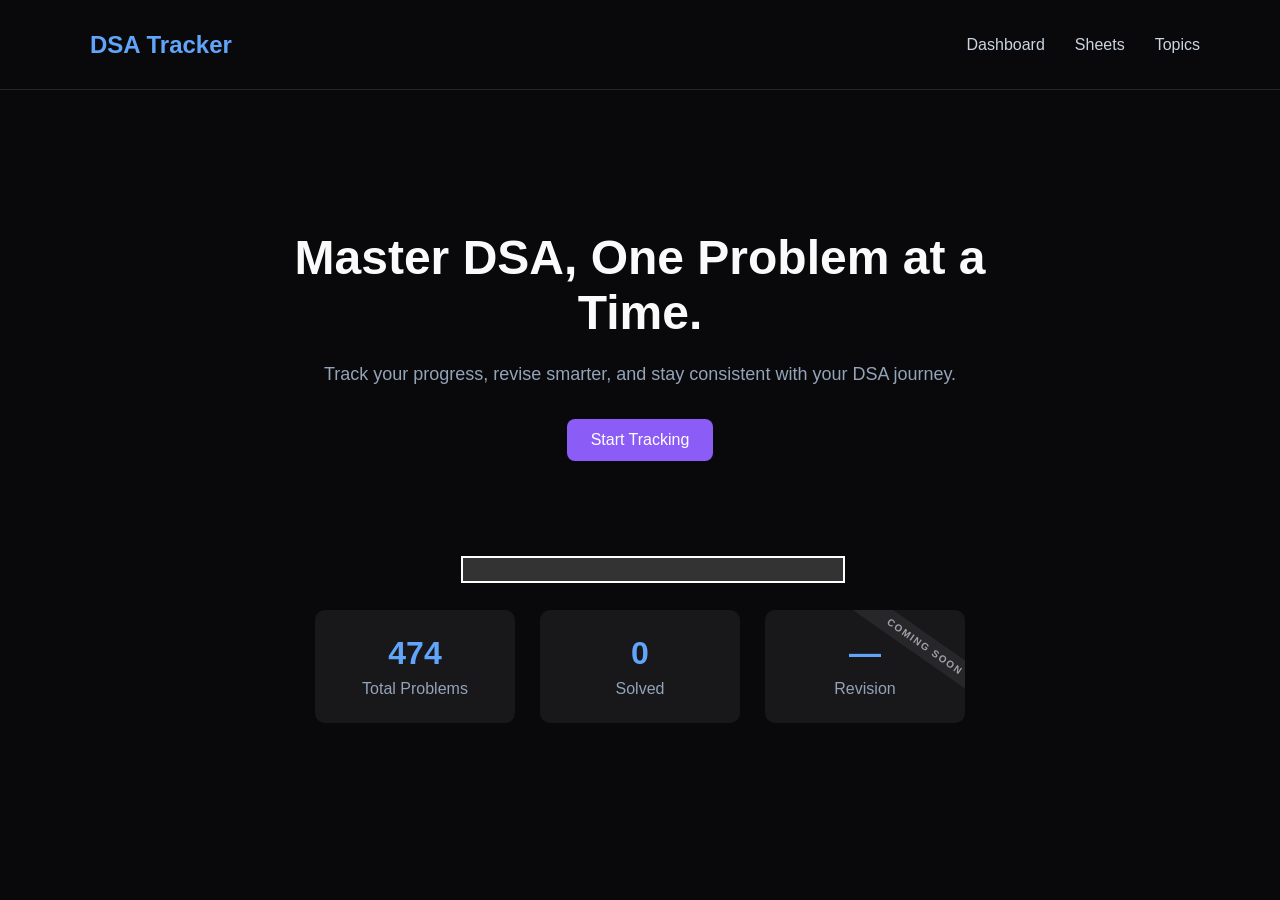
<file: index.html>
<!DOCTYPE html>
<html lang="en">

<head>
    <meta charset="UTF-8">
    <meta name="viewport" content="width=device-width, initial-scale=1.0">

    <title>DSA Tracker</title>

    <link rel="stylesheet" href="style.css">

</head>

<body>

    <nav>
        <h2>DSA Tracker</h2>

        <div class="nav-links">
            <a href="index.html">Dashboard</a>
            <a href="sheets.html">Sheets</a>
            <a href="topics.html">Topics</a>
        </div>
    </nav>


    <main>

        <section class="hero">

            <h1>Master DSA, One Problem at a Time.</h1>

            <p>
                Track your progress, revise smarter,
                and stay consistent with your DSA journey.
            </p>

            <button onclick="window.location.href='striver.html'">
    Start Tracking
</button>

        </section>


        <section class="stat">
            <div class="progress-bar">
                <div class="progress-fill" id="overall-progress-fill"></div>
            </div>
            <div class="stats">



                <div class="card">
                    <h2 id="total-problems">127</h2>
                    <p>Total Problems</p>
                </div>

                <div class="card">
                    <h2 id="solved-problems">42</h2>
                    <p>Solved</p>
                </div>

                <div class="card revision-card">
    <h2>—</h2>
    <p>Revision</p>

    <div class="revision-ribbon">
        COMING SOON
    </div>
</div>

            </div>

        </section>

    </main>
    <script src="script.js"></script>
</body>

</html>
</file>
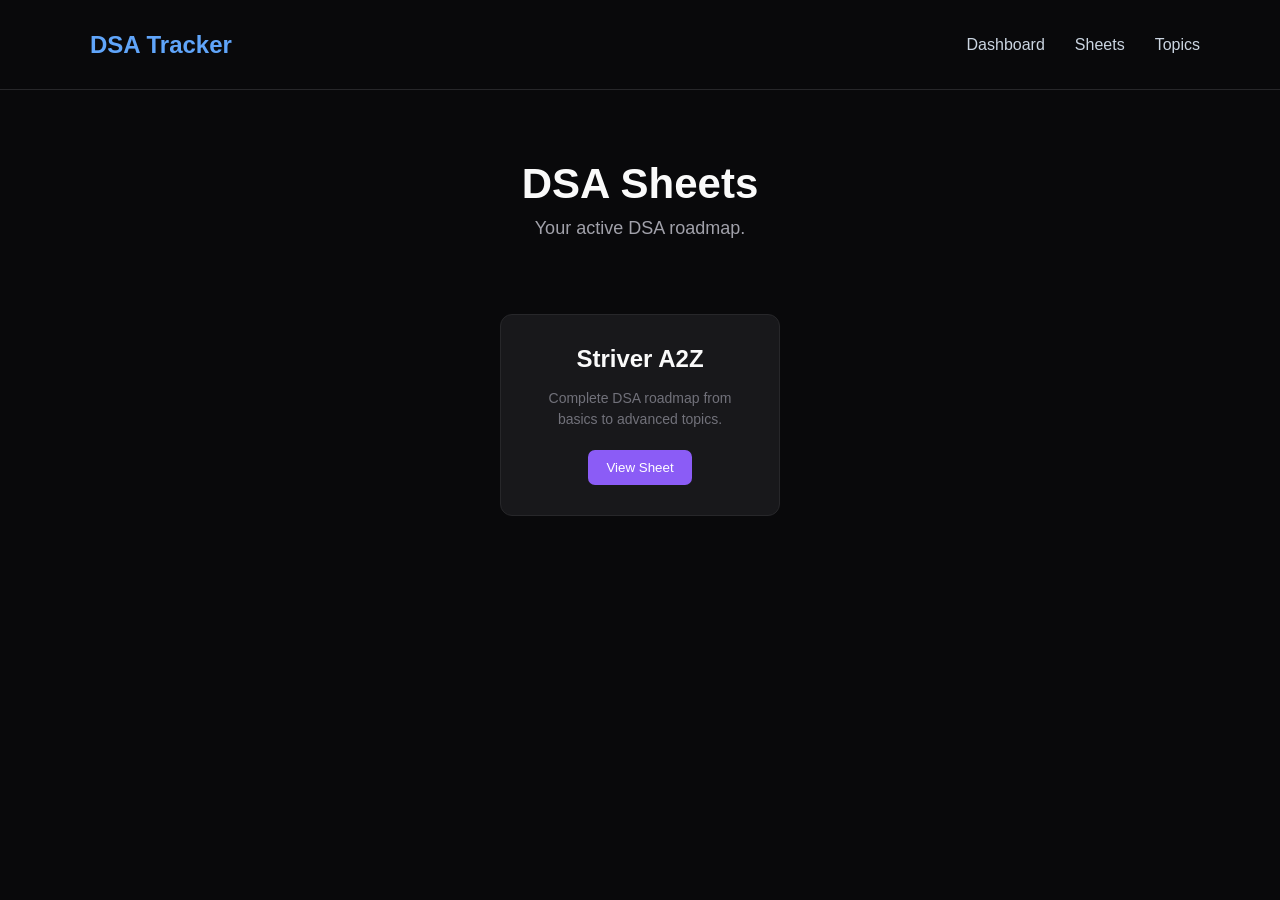
<file: sheets.html>
<!DOCTYPE html>
<html lang="en">

<head>
    <meta charset="UTF-8">
    <meta name="viewport" content="width=device-width, initial-scale=1.0">

    <title>DSA SHEETS | DSA Tracker</title>

    <link rel="stylesheet" href="style.css">
</head>

<body>

    <nav>
        <h2>DSA Tracker</h2>

        <div class="nav-links">
            <a href="index.html">Dashboard</a>
            <a href="sheets.html">Sheets</a>
            <a href="topics.html">Topics</a>
        </div>
    </nav>


    <main>

        <section class="sheets-heading">

            <h1>DSA Sheets</h1>

            <p>Your active DSA roadmap.</p>

            <section class="sheets">

                <div class="sheet-card" id="striver-card">

                    <h2>Striver A2Z</h2>

                    <p class="description">
                        Complete DSA roadmap from basics to advanced topics.
                    </p>

                    <button onclick="window.location.href='striver.html'">
                        View Sheet
                    </button>

                </div>

            </section>

        </section>

    </main>


    <script src="script.js"></script>

</body>

</html>
</file>
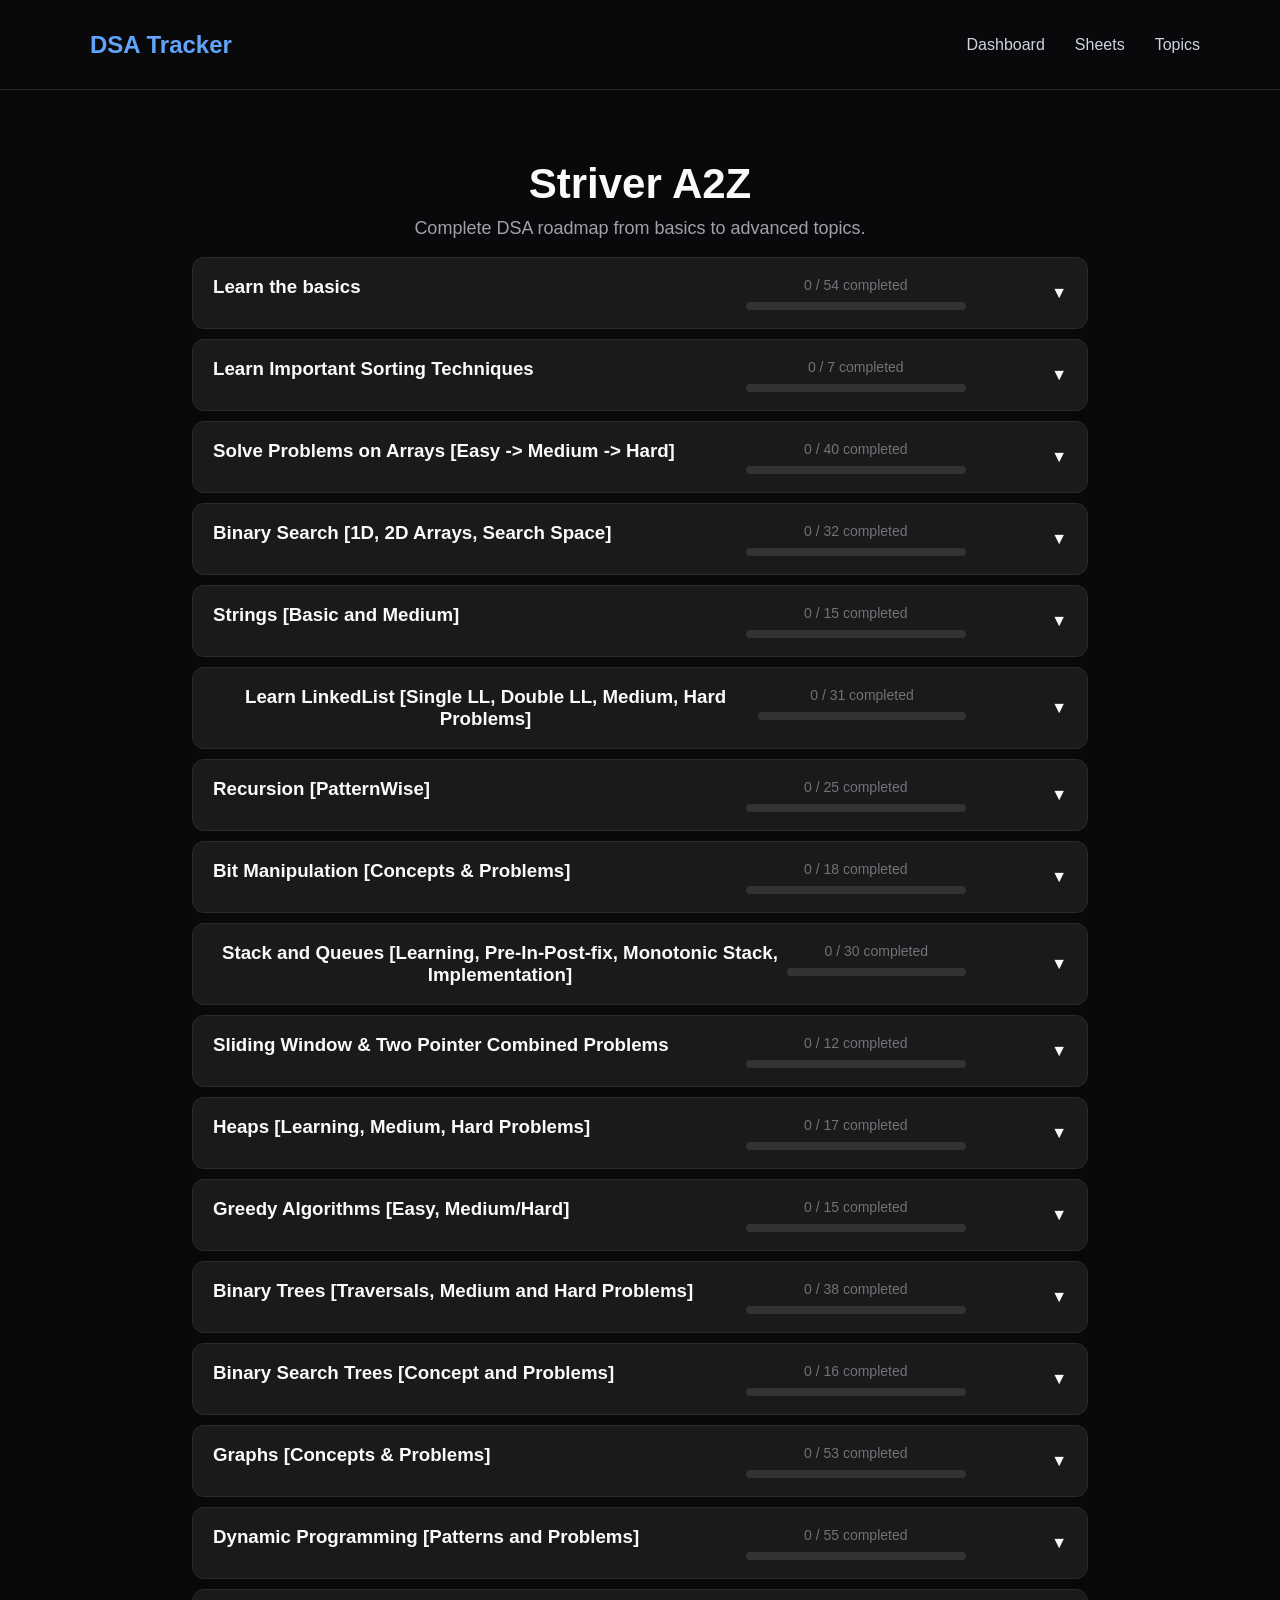
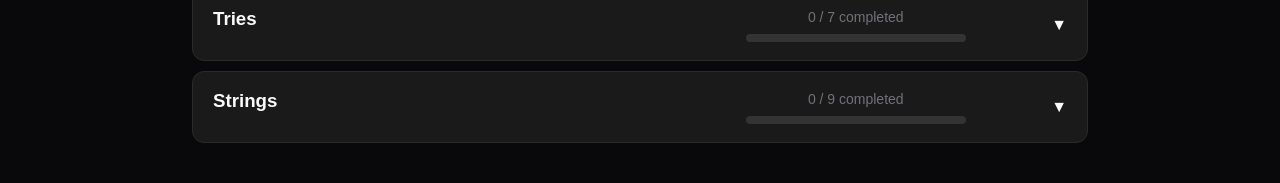
<file: striver.html>
<!DOCTYPE html>
<html lang="en">

<head>
    <meta charset="UTF-8">
    <meta name="viewport" content="width=device-width, initial-scale=1.0">

    <title>Striver A2Z | DSA Tracker</title>

    <link rel="stylesheet" href="style.css">
</head>

<body>

    <nav>
        <h2>DSA Tracker</h2>

        <div class="nav-links">
            <a href="index.html">Dashboard</a>
            <a href="sheets.html">Sheets</a>
            <a href="topics.html">Topics</a>
        </div>
    </nav>

    <main>

        <section class="sheets-heading">

            <h1>Striver A2Z</h1>

            <p>
                Complete DSA roadmap from basics to advanced topics.
            </p>

       <div class="topic-container">
    <section id="striver-topics"></section>
</div>
    </main>

    <script src="script.js"></script>

</body>

</html>
</file>
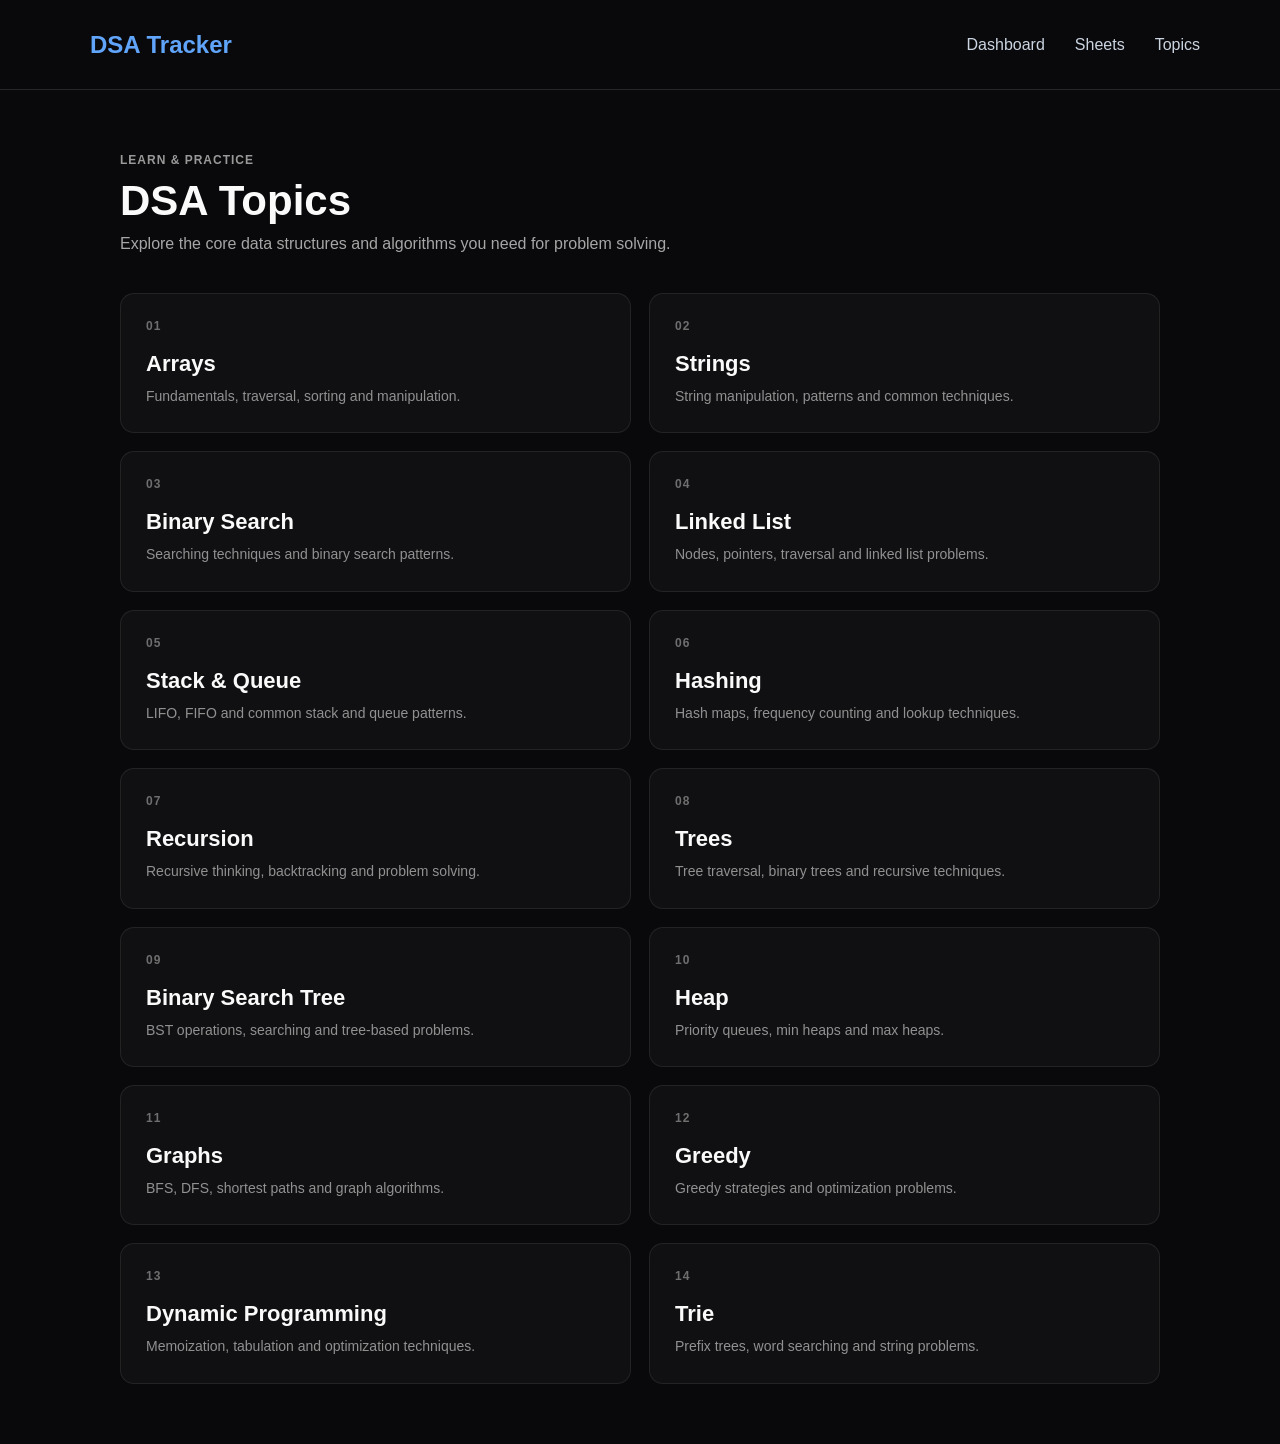
<file: topics.html>
<!DOCTYPE html>
<html lang="en">

<head>
    <meta charset="UTF-8">
    <meta name="viewport" content="width=device-width, initial-scale=1.0">

    <title>Topics - DSA Tracker</title>

    <link rel="stylesheet" href="style.css">
</head>

<body>

    <nav>

        <h2>DSA Tracker</h2>

        <div class="nav-links">
            <a href="index.html">Dashboard</a>
            <a href="sheets.html">Sheets</a>
            <a href="topics.html" class="active">Topics</a>
        </div>

    </nav>


    <main class="topics-layout">

        <div class="topics-heading">

            <span class="topics-label">LEARN & PRACTICE</span>

            <h1>DSA Topics</h1>

            <p>
                Explore the core data structures and algorithms
                you need for problem solving.
            </p>

        </div>


        <div class="topics-grid">

            <div class="topics-card">
                <span class="topics-number">01</span>
                <h2>Arrays</h2>
                <p>Fundamentals, traversal, sorting and manipulation.</p>
            </div>


            <div class="topics-card">
                <span class="topics-number">02</span>
                <h2>Strings</h2>
                <p>String manipulation, patterns and common techniques.</p>
            </div>


            <div class="topics-card">
                <span class="topics-number">03</span>
                <h2>Binary Search</h2>
                <p>Searching techniques and binary search patterns.</p>
            </div>


            <div class="topics-card">
                <span class="topics-number">04</span>
                <h2>Linked List</h2>
                <p>Nodes, pointers, traversal and linked list problems.</p>
            </div>


            <div class="topics-card">
                <span class="topics-number">05</span>
                <h2>Stack & Queue</h2>
                <p>LIFO, FIFO and common stack and queue patterns.</p>
            </div>


            <div class="topics-card">
                <span class="topics-number">06</span>
                <h2>Hashing</h2>
                <p>Hash maps, frequency counting and lookup techniques.</p>
            </div>


            <div class="topics-card">
                <span class="topics-number">07</span>
                <h2>Recursion</h2>
                <p>Recursive thinking, backtracking and problem solving.</p>
            </div>


            <div class="topics-card">
                <span class="topics-number">08</span>
                <h2>Trees</h2>
                <p>Tree traversal, binary trees and recursive techniques.</p>
            </div>


            <div class="topics-card">
                <span class="topics-number">09</span>
                <h2>Binary Search Tree</h2>
                <p>BST operations, searching and tree-based problems.</p>
            </div>


            <div class="topics-card">
                <span class="topics-number">10</span>
                <h2>Heap</h2>
                <p>Priority queues, min heaps and max heaps.</p>
            </div>


            <div class="topics-card">
                <span class="topics-number">11</span>
                <h2>Graphs</h2>
                <p>BFS, DFS, shortest paths and graph algorithms.</p>
            </div>


            <div class="topics-card">
                <span class="topics-number">12</span>
                <h2>Greedy</h2>
                <p>Greedy strategies and optimization problems.</p>
            </div>


            <div class="topics-card">
                <span class="topics-number">13</span>
                <h2>Dynamic Programming</h2>
                <p>Memoization, tabulation and optimization techniques.</p>
            </div>


            <div class="topics-card">
                <span class="topics-number">14</span>
                <h2>Trie</h2>
                <p>Prefix trees, word searching and string problems.</p>
            </div>

        </div>

    </main>


    <script src="script.js"></script>

</body>

</html>
</file>
<file: style.css>
/* RESET & GLOBAL STYLES */
* {
    margin: 0;
    padding: 0;
    box-sizing: border-box;
}

body {
    background-color: #09090b;
    color: #fafafa;
    font-family: Arial, sans-serif;
}

/* NAVIGATION */
nav {
    height: 10vh;
    padding: 0 60px;
    display: flex;
    align-items: center;
    justify-content: space-between;
    border-bottom: 1px solid #27272a;
}

nav h2 {
    color: #60a5fa;
    padding-left: 30px;
}

.nav-links {
    display: flex;
    gap: 30px;
    padding-right: 20px;
}

.nav-links a {
    color: #cbd5e1;
    text-decoration: none;
}

.nav-links a:hover {
    color: #60a5fa;
}

/* DASHBOARD */
.hero {
    text-align: center;
    max-width: 800px;
    margin: 120px auto;
    margin-bottom: 75px;
    padding: 20px;
}

.hero h1 {
    font-size: 48px;
    margin-bottom: 20px;
}

.hero p {
    color: #94a3b8;
    font-size: 18px;
    line-height: 1.6;
    margin-bottom: 30px;
}

.hero button {
    background-color: #8b5cf6;
    color: white;
    border: none;
    padding: 12px 24px;
    border-radius: 8px;
    font-size: 16px;
    cursor: pointer;
}

.hero button:hover {
    background-color: #7c3aed;
}

.stats {
    display: flex;
    justify-content: center;
    gap: 25px;
}

.card {
    background-color: #18181b;
    width: 200px;
    padding: 25px;
    text-align: center;
    border-radius: 10px;
}

.card h2 {
    font-size: 32px;
    color: #60a5fa;
    margin-bottom: 8px;
}

.card p {
    color: #94a3b8;
}

.stat .progress-bar {
    width: 30%;
    height: 3vh;
    border: 2px solid white;
    border-radius: 0;
    margin-left: 36vw;
    margin-bottom: 3vh;
}

.stat .progress-fill {
    border-radius: 0;
}

/* SHEETS PAGE */
.sheets-heading {
    text-align: center;
    margin: 70px 0 40px;
}

.sheets-heading h1 {
    font-size: 42px;
    margin-bottom: 10px;
}

.sheets-heading p {
    color: #a1a1aa;
    font-size: 18px;
    margin-bottom: 2vh;
}

.sheets {
    display: flex;
    justify-content: center;
    gap: 25px;
    margin-top: 75px;
}

.sheet-card {
    background-color: #18181b;
    width: 280px;
    padding: 30px;
    border: 1px solid #27272a;
    border-radius: 12px;
    transition: 0.2s;
}

.sheet-card h2 {
    margin-bottom: 15px;
}

.sheet-card p {
    color: #a1a1aa;
    margin-bottom: 25px;
}

.sheet-card button {
    background-color: #8b5cf6;
    color: white;
    border: none;
    padding: 10px 18px;
    border-radius: 7px;
    cursor: pointer;
}

.sheet-card:hover {
    transform: translateY(-5px);
    border-color: #8b5cf6;
}

.sheet-card .description {
    color: #71717a;
    font-size: 14px;
    line-height: 1.5;
    margin-bottom: 20px;
}

/* PROGRESS BARS */
.progress-bar {
    width: 100%;
    height: 8px;
    background: #333;
    border-radius: 10px;
    margin-top: 8px;
    overflow: hidden;
}

.progress-fill {
    width: 0%;
    height: 100%;
    background: #fff;
    border-radius: 10px;
}

/* STRIVER A2Z PAGE */
.topic-dropdown {
    background: #1a1a1a;
    border: 1px solid #2a2a2a;
    border-radius: 12px;
    overflow: hidden;
    margin-bottom: 10px;
}

.topic-container {
    width: 70%;
    margin: 0 auto;
}

.topic-header {
    padding: 18px 20px;
    display: flex;
    justify-content: space-between;
    align-items: center;
    cursor: pointer;
}

.topic-header h2 {
    margin: 0;
}

.topic-info {
    flex: 1;
    display: flex;
    justify-content: space-between;
    margin-right: 10%;
}

.topic-info h2 {
    margin: 0 0 8px;
}

.topic-info p {
    color: #a1a1aa;
}

.topic-progress {
    width: 220px;
}

.topic-progress span {
    color: #71717a;
    font-size: 14px;
}

.difficulty-section {
    border-top: 1px solid #2a2a2a;
}

.difficulty-header {
    padding: 14px 20px;
    display: flex;
    justify-content: space-between;
    align-items: center;
    cursor: pointer;
}

.difficulty-header h3 {
    margin: 0;
}

.problems-list {
    padding: 0 20px 15px 20px;
}

.problem-item {
    padding: 12px 0;
    display: flex;
    justify-content: space-between;
    align-items: center;
    border-top: 1px solid #242424;
}

.problem-item input {
    width: 17px;
    height: 17px;
    cursor: pointer;
}

/* TOPICS PAGE */
.topics-layout {
    max-width: 1100px;
    margin: 0 auto;
    padding: 60px 30px;
}

.topics-heading {
    margin-bottom: 40px;
}

.topics-label {
    display: inline-block;
    font-size: 12px;
    font-weight: 700;
    letter-spacing: 1px;
    margin-bottom: 10px;
    opacity: 0.6;
}

.topics-heading h1 {
    font-size: 42px;
    margin: 0 0 10px;
}

.topics-heading p {
    margin: 0;
    font-size: 16px;
    opacity: 0.65;
    max-width: 600px;
}

.topics-grid {
    display: grid;
    grid-template-columns: repeat(2, 1fr);
    gap: 18px;
}

.topics-card {
    position: relative;
    padding: 25px;
    border: 1px solid rgba(255, 255, 255, 0.08);
    border-radius: 14px;
    background: rgba(255, 255, 255, 0.03);
    cursor: pointer;
    transition: transform 0.2s ease, border-color 0.2s ease,
        background 0.2s ease;
}

.topics-card:hover {
    transform: translateY(-4px);
    border-color: rgba(255, 255, 255, 0.2);
    background: rgba(255, 255, 255, 0.06);
}

.topics-number {
    display: block;
    font-size: 12px;
    font-weight: 700;
    letter-spacing: 1px;
    opacity: 0.4;
    margin-bottom: 18px;
}

.topics-card h2 {
    margin: 0 0 8px;
    font-size: 22px;
}

.topics-card p {
    margin: 0;
    font-size: 14px;
    line-height: 1.6;
    opacity: 0.55;
}

/* TOPICS RESPONSIVE DESIGN */
@media (max-width: 700px) {
    .topics-layout {
        padding: 40px 20px;
    }

    .topics-heading h1 {
        font-size: 34px;
    }

    .topics-grid {
        grid-template-columns: 1fr;
    }
}

/* COMING SOON SHEETS */
.coming-soon {
    position: relative;
    overflow: hidden;
}

.coming-soon::after {
    content: "";
    position: absolute;
    width: 150%;
    height: 45px;
    background: #27272a;
    top: 50%;
    left: -25%;
    transform: rotate(-20deg);
}

.coming-soon-ribbon {
    position: absolute;
    top: 50%;
    left: 50%;
    transform: translate(-50%, -50%) rotate(-20deg);
    z-index: 2;
    font-size: 12px;
    font-weight: bold;
    letter-spacing: 2px;
    color: #fafafa;
    white-space: nowrap;
    padding-top: 43px;
}

.revision-card {
    position: relative;
    overflow: hidden;
}

.revision-ribbon {
    position: absolute;
    width: 180px;
    padding: 6px 0;
    top: 25px;
    right: -50px;
    transform: rotate(35deg);
    background-color: #27272a;
    color: #a1a1aa;
    font-size: 10px;
    font-weight: bold;
    letter-spacing: 1.5px;
    text-align: center;
}

/* adding responsiveness:  */


/* DASHBOARD RESPONSIVE DESIGN */

/* Tablets and smaller screens */
@media (max-width: 768px) {
    nav {
        height: auto;
        min-height: 70px;
        padding: 12px 20px;
        gap: 12px;
        flex-wrap: wrap;
    }

    nav h2 {
        padding-left: 0;
    }

    .nav-links {
        gap: 12px;
        padding-right: 0;
        flex-wrap: wrap;
    }

    .hero {
        margin: 80px auto 50px;
        padding: 20px;
    }

    .hero h1 {
        font-size: 36px;
    }

    .hero p {
        font-size: 16px;
    }

    .stats {
        flex-wrap: wrap;
        gap: 16px;
        padding: 0 16px;
    }

    .stats .card,
    .stats .stat {
        width: calc(50% - 8px);
    }

    .stats .progress-bar {
        width: 100%;
        margin-left: 0;
    }
}

/* Mobile phones */
@media (max-width: 480px) {
    nav {
        padding: 12px 14px;
    }

    nav h2 {
        font-size: 18px;
    }

    .nav-links {
        gap: 10px;
    }

    .nav-links a {
        font-size: 13px;
    }

    .hero {
        margin: 55px auto 35px;
        padding: 16px;
    }

    .hero h1 {
        font-size: 28px;
    }

    .hero p {
        font-size: 15px;
    }

    .stats {
        flex-direction: column;
        align-items: center;
    }

    .stats .card,
    .stats .stat {
        width: 100%;
        max-width: 320px;
    }
}



/* Topic cards on mobile */
@media (max-width: 480px) {
    .topic-header {
        flex-wrap: wrap;
        gap: 12px;
    }

    .topic-info {
        min-width: 0;
        max-width: 100%;
        margin-right: 0;
    }

    .topic-progress {
        width: 100%;
        min-width: 0;
    }

    .topic-progress .progress-bar {
        width: 100%;
    }
}
</file>
